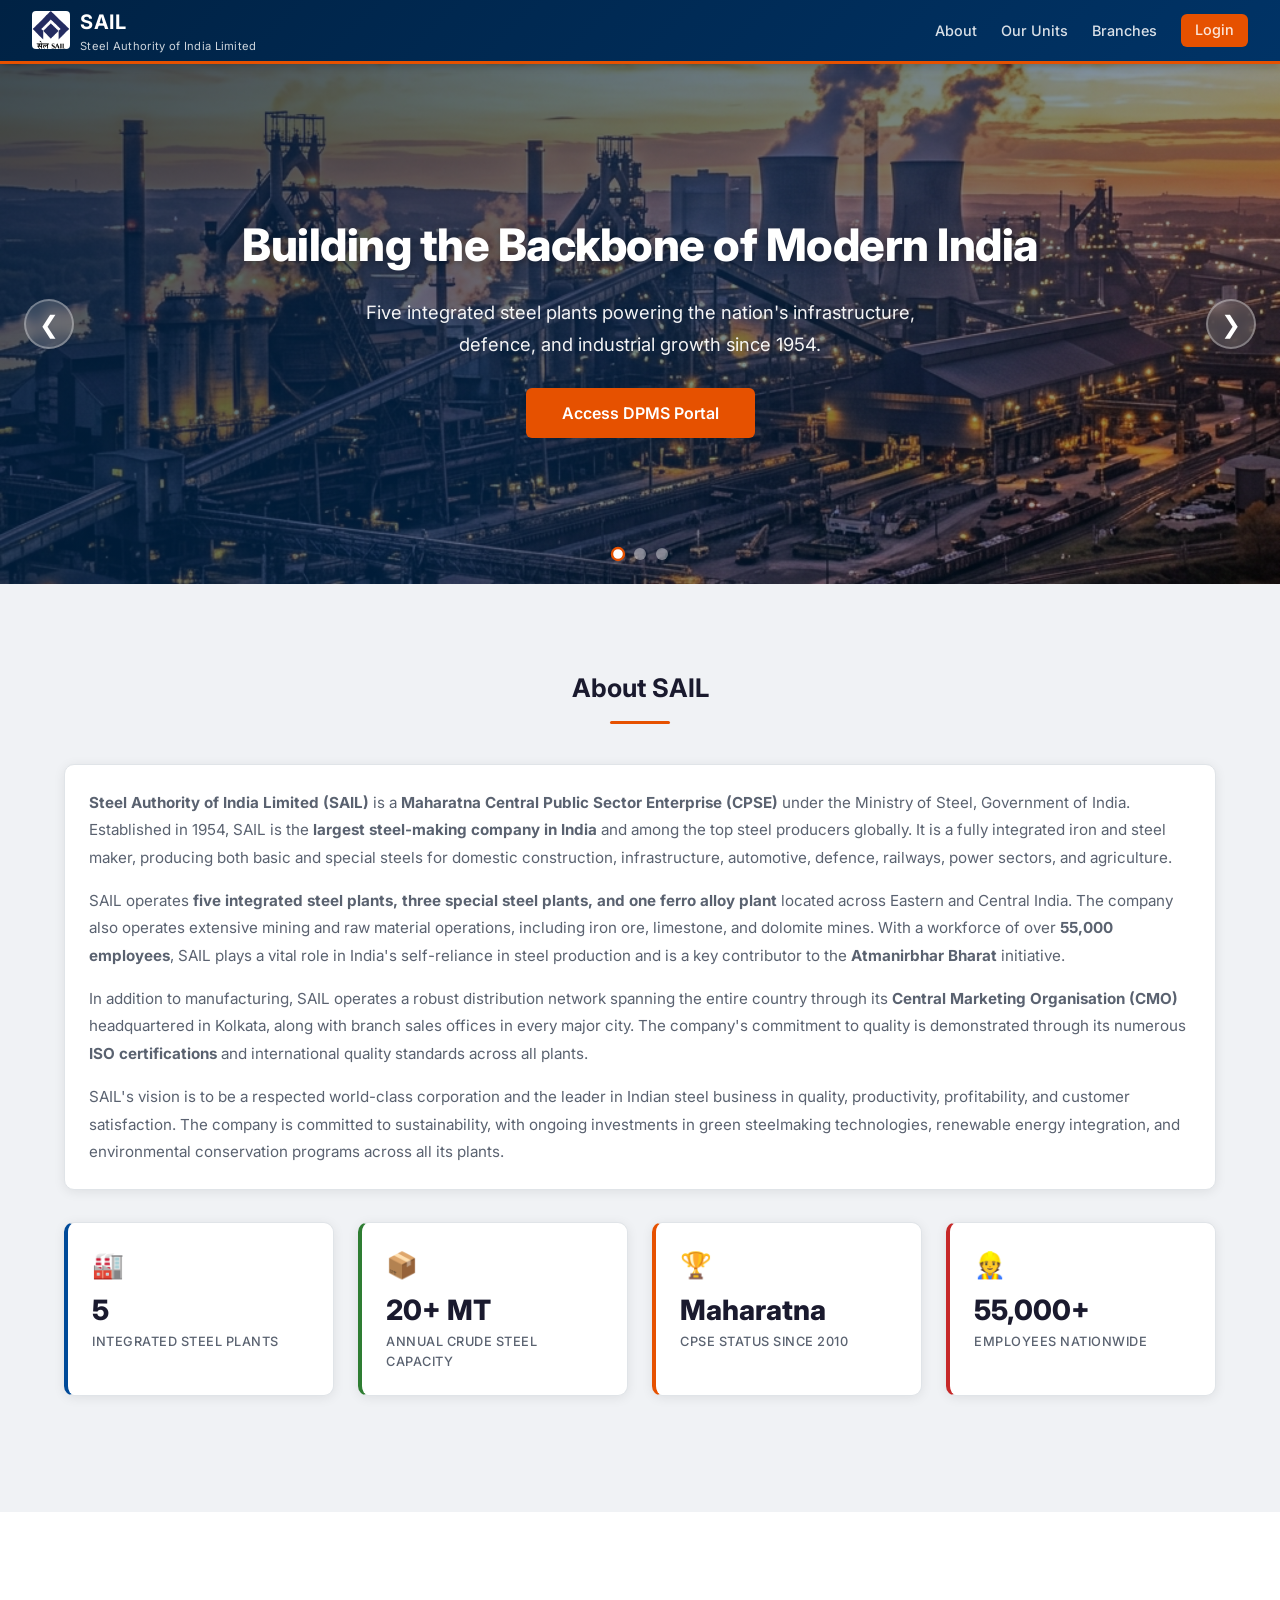
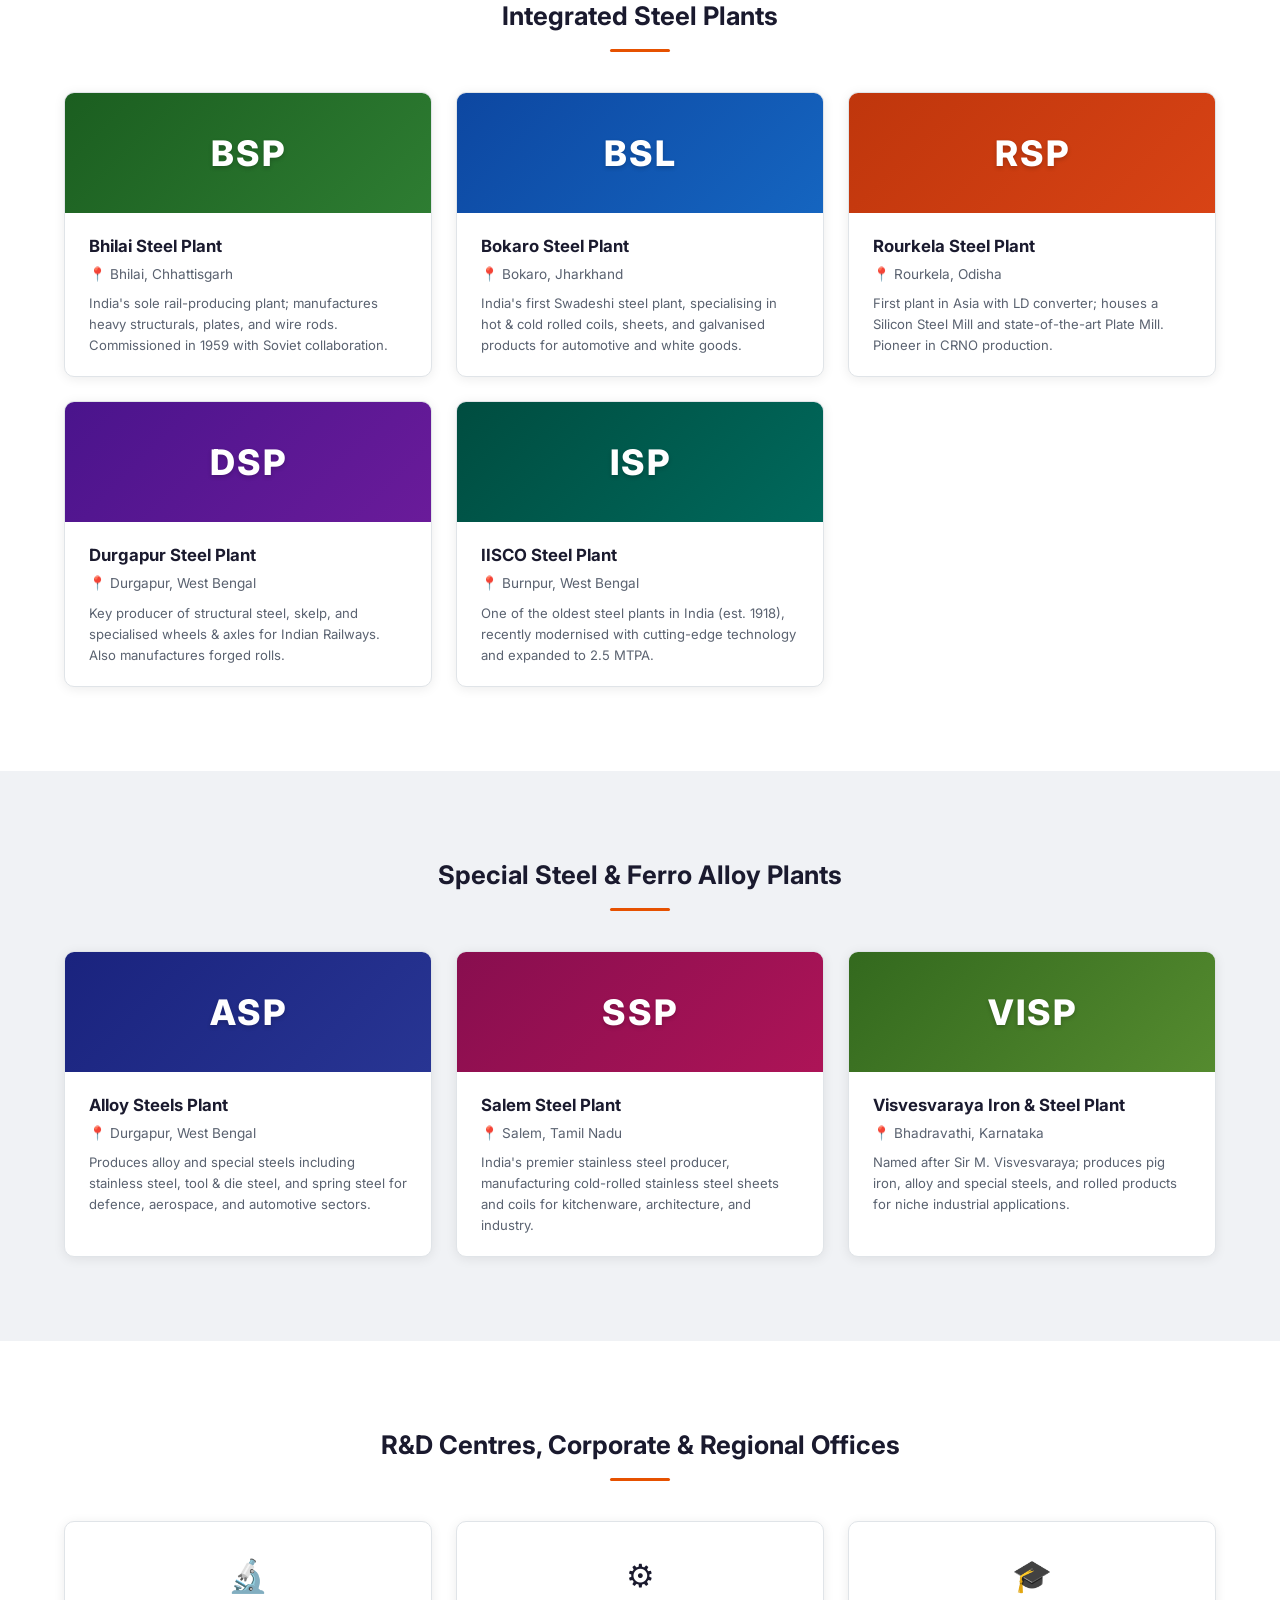
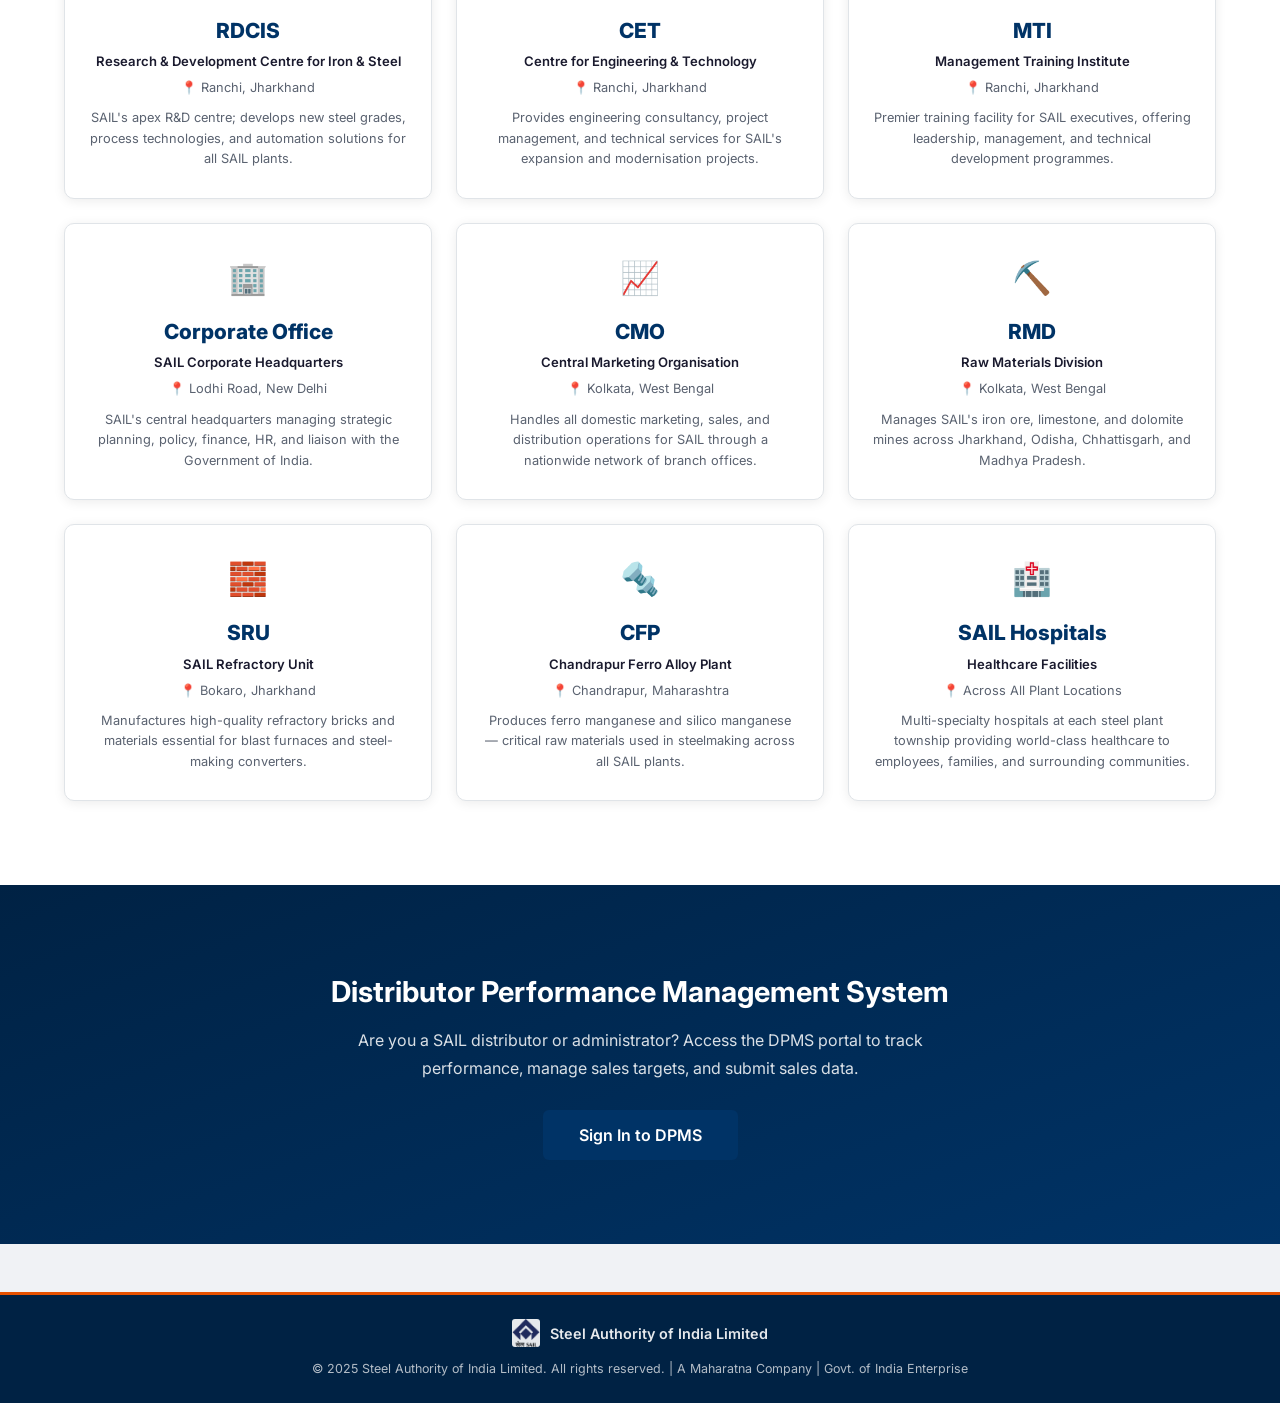
<file: src/main/resources/static/index.html>
<!DOCTYPE html>
<html lang="en">
<head>
  <meta charset="UTF-8">
  <meta name="viewport" content="width=device-width, initial-scale=1.0">
  <title>SAIL — Steel Authority of India Limited</title>
  <meta name="description" content="Steel Authority of India Limited (SAIL) — India's largest steel-making Maharatna CPSE. Distributor Performance Management System.">
  <link rel="stylesheet" href="css/style.css">
</head>
<body>

  <!-- ===== NAVBAR ===== -->
  <nav class="navbar">
    <a href="/1a2b3c" class="navbar-brand">
      <img src="images/sail-logo.png" alt="SAIL Logo" class="brand-logo">
      <div>
        <span>SAIL</span>
        <span class="brand-subtitle">Steel Authority of India Limited</span>
      </div>
    </a>
    <div class="navbar-nav">
      <a href="#about">About</a>
      <a href="#units">Our Units</a>
      <a href="#branches">Branches</a>
      <a href="/2b3c4d" class="btn btn-sm btn-accent">Login</a>
    </div>
  </nav>

  <!-- ===== IMAGE CAROUSEL ===== -->
  <section class="carousel-section" id="hero">
    <div class="carousel" id="main-carousel">
      <div class="carousel-track" id="carousel-track">
        <!-- Slide 1 -->
        <div class="carousel-slide active">
          <img src="images/slide-plant.png" alt="SAIL Steel Plant">
          <div class="carousel-overlay">
            <h1>Building the Backbone of Modern India</h1>
            <p>Five integrated steel plants powering the nation's infrastructure, defence, and industrial growth since 1954.</p>
            <a href="/2b3c4d" class="btn btn-accent btn-lg">Access DPMS Portal</a>
          </div>
        </div>
        <!-- Slide 2 -->
        <div class="carousel-slide">
          <img src="images/slide-molten.png" alt="Steel Manufacturing">
          <div class="carousel-overlay">
            <h1>World-Class Steel Manufacturing</h1>
            <p>Over 20 million tonnes of annual production capacity across a diverse range of steel products.</p>
            <a href="#units" class="btn btn-accent btn-lg">Explore Our Plants</a>
          </div>
        </div>
        <!-- Slide 3 -->
        <div class="carousel-slide">
          <img src="images/slide-products.png" alt="Steel Products">
          <div class="carousel-overlay">
            <h1>Products Driving Progress</h1>
            <p>From rails for Indian Railways to TMT bars for your homes — SAIL steel is everywhere.</p>
            <a href="#about" class="btn btn-accent btn-lg">Know More About SAIL</a>
          </div>
        </div>
      </div>
      <!-- Navigation Arrows -->
      <button class="carousel-btn carousel-btn-left" id="carousel-prev" aria-label="Previous slide">&#10094;</button>
      <button class="carousel-btn carousel-btn-right" id="carousel-next" aria-label="Next slide">&#10095;</button>
      <!-- Dots -->
      <div class="carousel-dots" id="carousel-dots">
        <span class="dot active" data-index="0"></span>
        <span class="dot" data-index="1"></span>
        <span class="dot" data-index="2"></span>
      </div>
    </div>
  </section>

  <!-- ===== ABOUT SAIL ===== -->
  <section class="about-section" id="about">
    <div class="container">
      <div class="section-title">About SAIL</div>

      <div class="card mb-4">
        <div class="card-body about-content">
          <p>
            <strong>Steel Authority of India Limited (SAIL)</strong> is a <strong>Maharatna Central Public Sector Enterprise (CPSE)</strong>
            under the Ministry of Steel, Government of India. Established in 1954, SAIL is the <strong>largest steel-making company in India</strong>
            and among the top steel producers globally. It is a fully integrated iron and steel maker, producing both basic and special steels
            for domestic construction, infrastructure, automotive, defence, railways, power sectors, and agriculture.
          </p>
          <p>
            SAIL operates <strong>five integrated steel plants, three special steel plants, and one ferro alloy plant</strong> located
            across Eastern and Central India. The company also operates extensive mining and raw material operations, including iron ore,
            limestone, and dolomite mines. With a workforce of over <strong>55,000 employees</strong>, SAIL plays a vital role in
            India's self-reliance in steel production and is a key contributor to the <strong>Atmanirbhar Bharat</strong> initiative.
          </p>
          <p>
            In addition to manufacturing, SAIL operates a robust distribution network spanning the entire country through its
            <strong>Central Marketing Organisation (CMO)</strong> headquartered in Kolkata, along with branch sales offices in
            every major city. The company's commitment to quality is demonstrated through its numerous <strong>ISO certifications</strong>
            and international quality standards across all plants.
          </p>
          <p>
            SAIL's vision is to be a respected world-class corporation and the leader in Indian steel business in quality, productivity,
            profitability, and customer satisfaction. The company is committed to sustainability, with ongoing investments in green steelmaking
            technologies, renewable energy integration, and environmental conservation programs across all its plants.
          </p>
        </div>
      </div>

      <!-- Key Stats -->
      <div class="grid-4 mb-4">
        <div class="metric-card border-blue">
          <div class="metric-icon">🏭</div>
          <div class="metric-value">5</div>
          <div class="metric-label">Integrated Steel Plants</div>
        </div>
        <div class="metric-card border-green">
          <div class="metric-icon">📦</div>
          <div class="metric-value">20+ MT</div>
          <div class="metric-label">Annual Crude Steel Capacity</div>
        </div>
        <div class="metric-card border-orange">
          <div class="metric-icon">🏆</div>
          <div class="metric-value">Maharatna</div>
          <div class="metric-label">CPSE Status Since 2010</div>
        </div>
        <div class="metric-card border-red">
          <div class="metric-icon">👷</div>
          <div class="metric-value">55,000+</div>
          <div class="metric-label">Employees Nationwide</div>
        </div>
      </div>
    </div>
  </section>

  <!-- ===== INTEGRATED STEEL PLANTS ===== -->
  <section class="section section-alt" id="units">
    <div class="container">
      <div class="section-title">Integrated Steel Plants</div>
      <div class="grid-3">

        <div class="unit-card">
          <div class="unit-header" style="background: linear-gradient(135deg, #1B5E20, #2E7D32);">BSP</div>
          <div class="unit-body">
            <div class="unit-name">Bhilai Steel Plant</div>
            <div class="unit-location">📍 Bhilai, Chhattisgarh</div>
            <div class="unit-desc">India's sole rail-producing plant; manufactures heavy structurals, plates, and wire rods. Commissioned in 1959 with Soviet collaboration.</div>
          </div>
        </div>

        <div class="unit-card">
          <div class="unit-header" style="background: linear-gradient(135deg, #0D47A1, #1565C0);">BSL</div>
          <div class="unit-body">
            <div class="unit-name">Bokaro Steel Plant</div>
            <div class="unit-location">📍 Bokaro, Jharkhand</div>
            <div class="unit-desc">India's first Swadeshi steel plant, specialising in hot & cold rolled coils, sheets, and galvanised products for automotive and white goods.</div>
          </div>
        </div>

        <div class="unit-card">
          <div class="unit-header" style="background: linear-gradient(135deg, #BF360C, #D84315);">RSP</div>
          <div class="unit-body">
            <div class="unit-name">Rourkela Steel Plant</div>
            <div class="unit-location">📍 Rourkela, Odisha</div>
            <div class="unit-desc">First plant in Asia with LD converter; houses a Silicon Steel Mill and state-of-the-art Plate Mill. Pioneer in CRNO production.</div>
          </div>
        </div>

        <div class="unit-card">
          <div class="unit-header" style="background: linear-gradient(135deg, #4A148C, #6A1B9A);">DSP</div>
          <div class="unit-body">
            <div class="unit-name">Durgapur Steel Plant</div>
            <div class="unit-location">📍 Durgapur, West Bengal</div>
            <div class="unit-desc">Key producer of structural steel, skelp, and specialised wheels & axles for Indian Railways. Also manufactures forged rolls.</div>
          </div>
        </div>

        <div class="unit-card">
          <div class="unit-header" style="background: linear-gradient(135deg, #004D40, #00695C);">ISP</div>
          <div class="unit-body">
            <div class="unit-name">IISCO Steel Plant</div>
            <div class="unit-location">📍 Burnpur, West Bengal</div>
            <div class="unit-desc">One of the oldest steel plants in India (est. 1918), recently modernised with cutting-edge technology and expanded to 2.5 MTPA.</div>
          </div>
        </div>

      </div>
    </div>
  </section>

  <!-- ===== SPECIAL STEEL PLANTS ===== -->
  <section class="section" id="special-plants">
    <div class="container">
      <div class="section-title">Special Steel & Ferro Alloy Plants</div>
      <div class="grid-3">

        <div class="unit-card">
          <div class="unit-header" style="background: linear-gradient(135deg, #1A237E, #283593);">ASP</div>
          <div class="unit-body">
            <div class="unit-name">Alloy Steels Plant</div>
            <div class="unit-location">📍 Durgapur, West Bengal</div>
            <div class="unit-desc">Produces alloy and special steels including stainless steel, tool & die steel, and spring steel for defence, aerospace, and automotive sectors.</div>
          </div>
        </div>

        <div class="unit-card">
          <div class="unit-header" style="background: linear-gradient(135deg, #880E4F, #AD1457);">SSP</div>
          <div class="unit-body">
            <div class="unit-name">Salem Steel Plant</div>
            <div class="unit-location">📍 Salem, Tamil Nadu</div>
            <div class="unit-desc">India's premier stainless steel producer, manufacturing cold-rolled stainless steel sheets and coils for kitchenware, architecture, and industry.</div>
          </div>
        </div>

        <div class="unit-card">
          <div class="unit-header" style="background: linear-gradient(135deg, #33691E, #558B2F);">VISP</div>
          <div class="unit-body">
            <div class="unit-name">Visvesvaraya Iron & Steel Plant</div>
            <div class="unit-location">📍 Bhadravathi, Karnataka</div>
            <div class="unit-desc">Named after Sir M. Visvesvaraya; produces pig iron, alloy and special steels, and rolled products for niche industrial applications.</div>
          </div>
        </div>

      </div>
    </div>
  </section>

  <!-- ===== R&D, TRAINING & CORPORATE BRANCHES ===== -->
  <section class="section section-alt" id="branches">
    <div class="container">
      <div class="section-title">R&D Centres, Corporate & Regional Offices</div>
      <div class="grid-3">

        <div class="branch-card">
          <div class="branch-icon">🔬</div>
          <div class="branch-name">RDCIS</div>
          <div class="branch-full">Research & Development Centre for Iron & Steel</div>
          <div class="branch-location">📍 Ranchi, Jharkhand</div>
          <div class="branch-desc">SAIL's apex R&D centre; develops new steel grades, process technologies, and automation solutions for all SAIL plants.</div>
        </div>

        <div class="branch-card">
          <div class="branch-icon">⚙</div>
          <div class="branch-name">CET</div>
          <div class="branch-full">Centre for Engineering & Technology</div>
          <div class="branch-location">📍 Ranchi, Jharkhand</div>
          <div class="branch-desc">Provides engineering consultancy, project management, and technical services for SAIL's expansion and modernisation projects.</div>
        </div>

        <div class="branch-card">
          <div class="branch-icon">🎓</div>
          <div class="branch-name">MTI</div>
          <div class="branch-full">Management Training Institute</div>
          <div class="branch-location">📍 Ranchi, Jharkhand</div>
          <div class="branch-desc">Premier training facility for SAIL executives, offering leadership, management, and technical development programmes.</div>
        </div>

        <div class="branch-card">
          <div class="branch-icon">🏢</div>
          <div class="branch-name">Corporate Office</div>
          <div class="branch-full">SAIL Corporate Headquarters</div>
          <div class="branch-location">📍 Lodhi Road, New Delhi</div>
          <div class="branch-desc">SAIL's central headquarters managing strategic planning, policy, finance, HR, and liaison with the Government of India.</div>
        </div>

        <div class="branch-card">
          <div class="branch-icon">📈</div>
          <div class="branch-name">CMO</div>
          <div class="branch-full">Central Marketing Organisation</div>
          <div class="branch-location">📍 Kolkata, West Bengal</div>
          <div class="branch-desc">Handles all domestic marketing, sales, and distribution operations for SAIL through a nationwide network of branch offices.</div>
        </div>

        <div class="branch-card">
          <div class="branch-icon">⛏️</div>
          <div class="branch-name">RMD</div>
          <div class="branch-full">Raw Materials Division</div>
          <div class="branch-location">📍 Kolkata, West Bengal</div>
          <div class="branch-desc">Manages SAIL's iron ore, limestone, and dolomite mines across Jharkhand, Odisha, Chhattisgarh, and Madhya Pradesh.</div>
        </div>

        <div class="branch-card">
          <div class="branch-icon">🧱</div>
          <div class="branch-name">SRU</div>
          <div class="branch-full">SAIL Refractory Unit</div>
          <div class="branch-location">📍 Bokaro, Jharkhand</div>
          <div class="branch-desc">Manufactures high-quality refractory bricks and materials essential for blast furnaces and steel-making converters.</div>
        </div>

        <div class="branch-card">
          <div class="branch-icon">🔩</div>
          <div class="branch-name">CFP</div>
          <div class="branch-full">Chandrapur Ferro Alloy Plant</div>
          <div class="branch-location">📍 Chandrapur, Maharashtra</div>
          <div class="branch-desc">Produces ferro manganese and silico manganese — critical raw materials used in steelmaking across all SAIL plants.</div>
        </div>

        <div class="branch-card">
          <div class="branch-icon">🏥</div>
          <div class="branch-name">SAIL Hospitals</div>
          <div class="branch-full">Healthcare Facilities</div>
          <div class="branch-location">📍 Across All Plant Locations</div>
          <div class="branch-desc">Multi-specialty hospitals at each steel plant township providing world-class healthcare to employees, families, and surrounding communities.</div>
        </div>

      </div>
    </div>
  </section>

  <!-- ===== CTA SECTION ===== -->
  <section class="cta-section">
    <div class="container" style="text-align: center;">
      <h2>Distributor Performance Management System</h2>
      <p>Are you a SAIL distributor or administrator? Access the DPMS portal to track performance, manage sales targets, and submit sales data.</p>
      <a href="login.html" class="btn btn-primary btn-lg">Sign In to DPMS</a>
    </div>
  </section>

  <!-- ===== FOOTER ===== -->
  <footer class="footer">
    <div class="footer-content">
      <div class="footer-brand">
        <img src="images/sail-logo.png" alt="SAIL" class="footer-logo">
        <span>Steel Authority of India Limited</span>
      </div>
      <div class="footer-text">
        © 2025 Steel Authority of India Limited. All rights reserved. | A Maharatna Company | Govt. of India Enterprise
      </div>
    </div>
  </footer>

  <script src="js/app.js?v=5"></script>
</body>
</html>
</file>
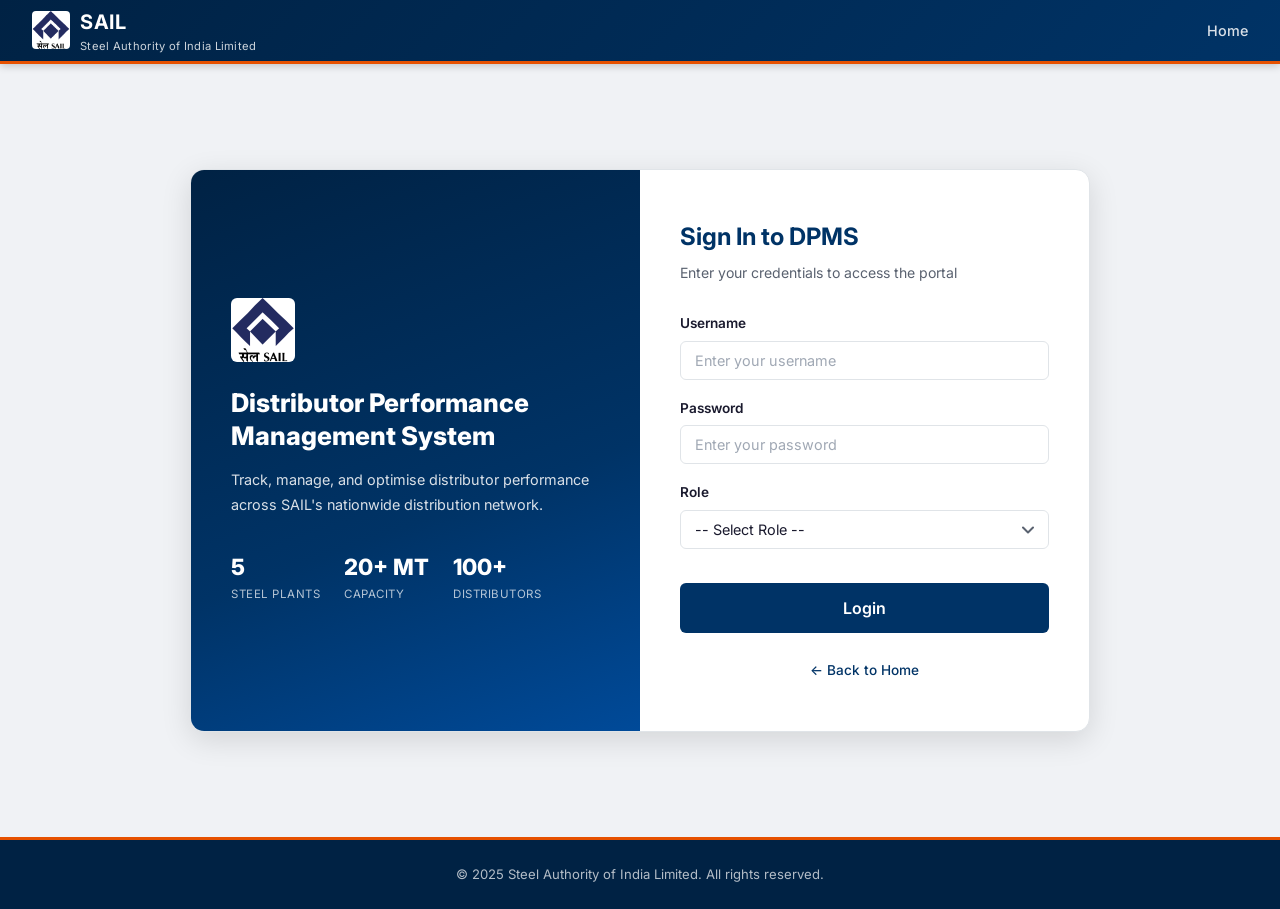
<file: src/main/resources/static/login.html>
<!DOCTYPE html>
<html lang="en">
<head>
  <meta charset="UTF-8">
  <meta name="viewport" content="width=device-width, initial-scale=1.0">
  <title>Login — SAIL DPMS</title>
  <meta name="description" content="Sign in to the SAIL Distributor Performance Management System.">
  <link rel="stylesheet" href="css/style.css">
</head>
<body class="login-page-body">

  <!-- ===== NAVBAR ===== -->
  <nav class="navbar">
    <a href="index.html" class="navbar-brand">
      <img src="images/sail-logo.png" alt="SAIL Logo" class="brand-logo">
      <div>
        <span>SAIL</span>
        <span class="brand-subtitle">Steel Authority of India Limited</span>
      </div>
    </a>
    <div class="navbar-nav">
      <a href="index.html">Home</a>
    </div>
  </nav>

  <!-- ===== LOGIN SECTION ===== -->
  <main class="login-page">
    <div class="login-wrapper">

      <!-- Left side — branding -->
      <div class="login-branding">
        <img src="images/sail-logo.png" alt="SAIL" class="login-branding-logo">
        <h1>Distributor Performance<br>Management System</h1>
        <p>Track, manage, and optimise distributor performance across SAIL's nationwide distribution network.</p>
        <div class="login-branding-stats">
          <div class="login-stat">
            <span class="login-stat-value">5</span>
            <span class="login-stat-label">Steel Plants</span>
          </div>
          <div class="login-stat">
            <span class="login-stat-value">20+ MT</span>
            <span class="login-stat-label">Capacity</span>
          </div>
          <div class="login-stat">
            <span class="login-stat-value">100+</span>
            <span class="login-stat-label">Distributors</span>
          </div>
        </div>
      </div>

      <!-- Right side — form -->
      <div class="login-card">
        <h2>Sign In to DPMS</h2>
        <p class="login-subtitle">Enter your credentials to access the portal</p>

        <div id="login-error" class="alert alert-error">
          <span id="login-error-msg"></span>
        </div>

        <div id="login-success" class="alert alert-success">
          <span id="login-success-msg"></span>
        </div>

        <form id="login-form" autocomplete="off">
          <div class="form-group">
            <label class="form-label" for="username">Username</label>
            <input type="text" id="username" class="form-input" placeholder="Enter your username" required>
          </div>

          <div class="form-group">
            <label class="form-label" for="password">Password</label>
            <input type="password" id="password" class="form-input" placeholder="Enter your password" required>
          </div>

          <div class="form-group">
            <label class="form-label" for="role">Role</label>
            <select id="role" class="form-select" required>
              <option value="">-- Select Role --</option>
              <option value="SAIL Admin">SAIL Admin</option>
              <option value="Distributor">Distributor</option>
            </select>
          </div>

          <button type="submit" class="btn btn-primary btn-block btn-lg mt-2">Login</button>
        </form>

        <div class="login-footer-note">
          <a href="index.html">← Back to Home</a>
        </div>
      </div>

    </div>
  </main>

  <!-- ===== FOOTER ===== -->
  <footer class="footer" style="margin-top: 0;">
    © 2025 Steel Authority of India Limited. All rights reserved.
  </footer>

  <script src="js/app.js"></script>
</body>
</html>
</file>
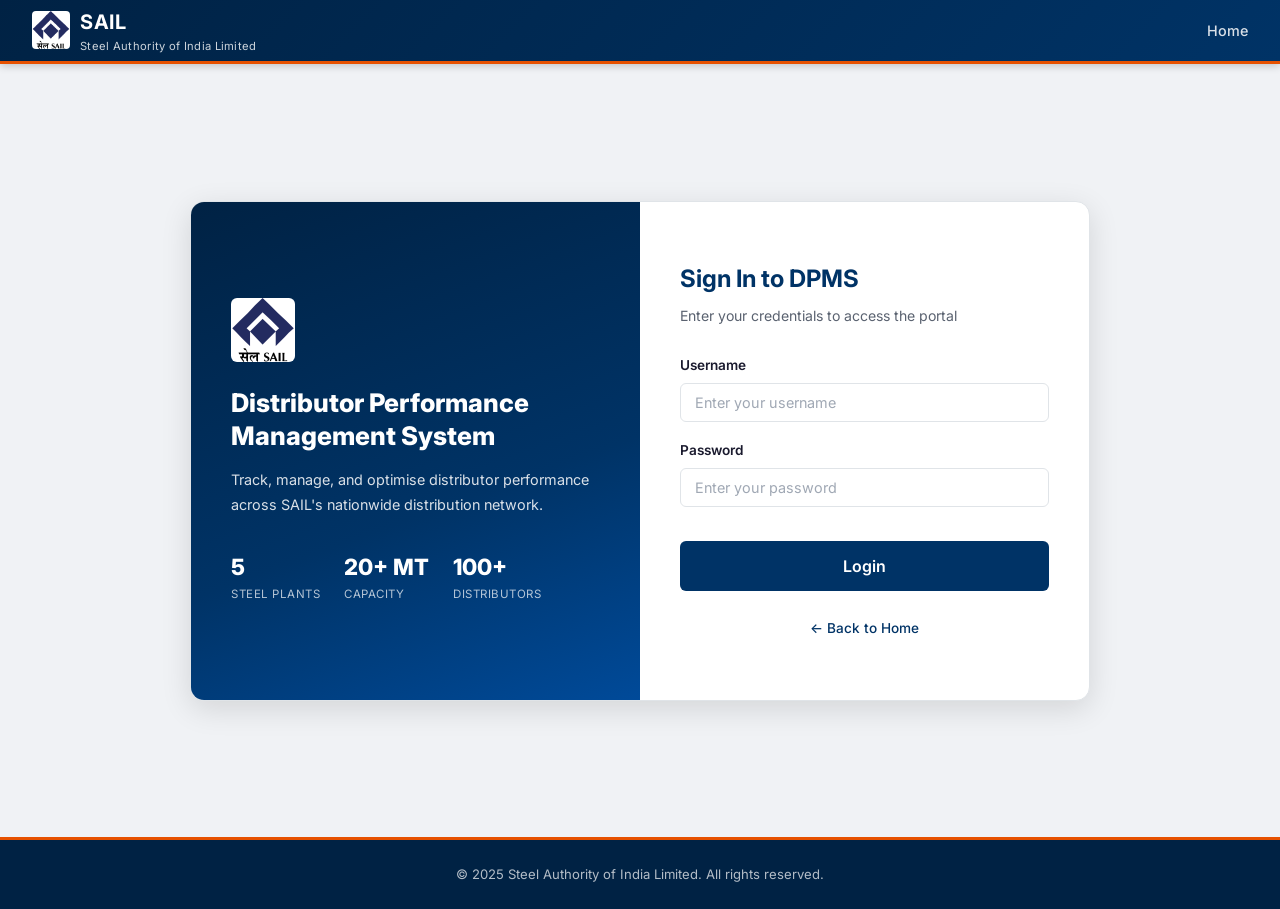
<file: src/main/resources/static/signin.html>
<!DOCTYPE html>
<html lang="en">
<head>
  <meta charset="UTF-8">
  <meta name="viewport" content="width=device-width, initial-scale=1.0">
  <title>Login — SAIL DPMS</title>
  <meta name="description" content="Sign in to the SAIL Distributor Performance Management System.">
  <link rel="stylesheet" href="css/style.css">
</head>
<body class="login-page-body">

  <!-- ===== NAVBAR ===== -->
  <nav class="navbar">
    <a href="/1a2b3c" class="navbar-brand">
      <img src="images/sail-logo.png" alt="SAIL Logo" class="brand-logo">
      <div>
        <span>SAIL</span>
        <span class="brand-subtitle">Steel Authority of India Limited</span>
      </div>
    </a>
    <div class="navbar-nav">
      <a href="/1a2b3c">Home</a>
    </div>
  </nav>

  <!-- ===== LOGIN SECTION ===== -->
  <main class="login-page">
    <div class="login-wrapper">

      <!-- Left side — branding -->
      <div class="login-branding">
        <img src="images/sail-logo.png" alt="SAIL" class="login-branding-logo">
        <h1>Distributor Performance<br>Management System</h1>
        <p>Track, manage, and optimise distributor performance across SAIL's nationwide distribution network.</p>
        <div class="login-branding-stats">
          <div class="login-stat">
            <span class="login-stat-value">5</span>
            <span class="login-stat-label">Steel Plants</span>
          </div>
          <div class="login-stat">
            <span class="login-stat-value">20+ MT</span>
            <span class="login-stat-label">Capacity</span>
          </div>
          <div class="login-stat">
            <span class="login-stat-value">100+</span>
            <span class="login-stat-label">Distributors</span>
          </div>
        </div>
      </div>

      <!-- Right side — form -->
      <div class="login-card">
        <h2>Sign In to DPMS</h2>
        <p class="login-subtitle">Enter your credentials to access the portal</p>

        <div id="login-error" class="alert alert-error">
          <span id="login-error-msg"></span>
        </div>

        <form id="login-form" autocomplete="off">
          <div class="form-group">
            <label class="form-label" for="username">Username</label>
            <input type="text" id="username" class="form-input" placeholder="Enter your username" required>
          </div>

          <div class="form-group">
            <label class="form-label" for="password">Password</label>
            <input type="password" id="password" class="form-input" placeholder="Enter your password" required>
          </div>



          <button type="button" class="btn btn-primary btn-block btn-lg mt-2" onclick="handleLoginClick()">Login</button>
        </form>

        <div class="login-footer-note">
          <a href="/1a2b3c">← Back to Home</a>
        </div>
      </div>

    </div>
  </main>

  <!-- ===== FOOTER ===== -->
  <footer class="footer" style="margin-top: 0;">
    © 2025 Steel Authority of India Limited. All rights reserved.
  </footer>

  <script src="js/app.js?v=5"></script>
</body>
</html>
</file>
<file: src/main/resources/static/css/style.css>
/* ===================================================
   SAIL DPMS — Design System Stylesheet
   Steel Authority of India Limited
   Distributor Performance Management System
   =================================================== */

@import url('https://fonts.googleapis.com/css2?family=Inter:wght@300;400;500;600;700;800&display=swap');

/* ----- CSS Custom Properties ----- */
:root {
  --primary: #003366;
  --primary-light: #004a99;
  --primary-dark: #002244;
  --accent: #E65100;
  --accent-light: #FF6D00;
  --surface: #FFFFFF;
  --background: #F0F2F5;
  --text-primary: #1A1A2E;
  --text-secondary: #5A6270;
  --border: #E0E4E8;
  --success: #2E7D32;
  --warning: #F57F17;
  --danger: #C62828;
  --shadow: 0 2px 12px rgba(0, 0, 0, 0.08);
  --shadow-lg: 0 8px 30px rgba(0, 0, 0, 0.12);
  --shadow-hover: 0 6px 20px rgba(0, 0, 0, 0.12);
  --radius: 10px;
  --radius-sm: 6px;
  --radius-lg: 14px;
  --font: 'Inter', sans-serif;
  --transition: 0.25s ease;
  --gap: 24px;
  --padding-card: 24px;
}

/* ----- Reset & Base ----- */
*,
*::before,
*::after {
  margin: 0;
  padding: 0;
  box-sizing: border-box;
}

html {
  scroll-behavior: smooth;
  font-size: 16px;
}

body {
  font-family: var(--font);
  color: var(--text-primary);
  background: var(--background);
  line-height: 1.6;
  -webkit-font-smoothing: antialiased;
  -moz-osx-font-smoothing: grayscale;
  min-height: 100vh;
}

a {
  text-decoration: none;
  color: inherit;
  transition: color var(--transition);
}

ul, ol {
  list-style: none;
}

img {
  max-width: 100%;
  display: block;
}

input, select, textarea, button {
  font-family: var(--font);
  font-size: 0.95rem;
}

/* ----- Container ----- */
.container {
  max-width: 1200px;
  margin: 0 auto;
  padding: 24px;
}

/* =====================================================
   NAVBAR
   ===================================================== */
.navbar {
  background: var(--primary-dark);
  background-image: linear-gradient(135deg, var(--primary-dark) 0%, var(--primary) 100%);
  color: #fff;
  height: 64px;
  display: flex;
  align-items: center;
  padding: 0 32px;
  position: sticky;
  top: 0;
  z-index: 1000;
  box-shadow: 0 2px 8px rgba(0, 0, 0, 0.2);
  border-bottom: 3px solid var(--accent);
}

.navbar-brand {
  display: flex;
  align-items: center;
  gap: 10px;
  font-weight: 700;
  font-size: 1.25rem;
  letter-spacing: 0.5px;
  white-space: nowrap;
  color: #fff;
}

.navbar-brand:hover {
  color: #fff;
}

.navbar-brand .brand-logo {
  height: 38px;
  width: auto;
  border-radius: 4px;
  object-fit: contain;
}

.navbar-brand .brand-subtitle {
  font-size: 0.7rem;
  font-weight: 400;
  opacity: 0.8;
  display: block;
  letter-spacing: 0.3px;
}

.navbar-nav {
  display: flex;
  align-items: center;
  gap: 24px;
  margin-left: auto;
}

.navbar-nav a,
.navbar-nav span {
  color: rgba(255, 255, 255, 0.85);
  font-size: 0.9rem;
  font-weight: 500;
  transition: color var(--transition);
  cursor: pointer;
}

/* =====================================================
   SIDEBAR & MAIN CONTENT LAYOUT
   ===================================================== */
.app-container {
  display: flex;
  min-height: calc(100vh - 70px);
  background-color: var(--background);
}

.sidebar {
  width: 260px;
  background-color: #fff;
  border-right: 1px solid var(--border);
  display: flex;
  flex-direction: column;
  padding: 24px 0;
  box-shadow: 2px 0 8px rgba(0,0,0,0.02);
  flex-shrink: 0;
}

.sidebar-nav {
  display: flex;
  flex-direction: column;
  gap: 8px;
  padding: 0 16px;
}

.sidebar-nav a {
  display: flex;
  align-items: center;
  padding: 12px 16px;
  color: var(--text-secondary);
  text-decoration: none;
  font-weight: 500;
  border-radius: var(--radius-sm);
  transition: all var(--transition);
}

.sidebar-nav a:hover {
  background-color: var(--surface);
  color: var(--primary);
}

.sidebar-nav a.active {
  background-color: var(--primary-light);
  color: #fff;
}

.main-content {
  flex: 1;
  padding: 32px;
  overflow-y: auto;
}

.view-section {
  display: none;
  animation: fadeIn 0.4s ease forwards;
}

.view-section.active {
  display: block;
}

@keyframes fadeIn {
  from { opacity: 0; transform: translateY(10px); }
  to { opacity: 1; transform: translateY(0); }
}

.navbar-nav a:hover {
  color: #fff;
}

.navbar-nav .nav-user {
  color: rgba(255, 255, 255, 0.7);
  font-size: 0.85rem;
  font-weight: 400;
}

/* =====================================================
   IMAGE CAROUSEL
   ===================================================== */
.carousel-section {
  position: relative;
  width: 100%;
  overflow: hidden;
}

.carousel {
  position: relative;
  width: 100%;
  height: 520px;
  overflow: hidden;
}

.carousel-track {
  display: flex;
  width: 100%;
  height: 100%;
  transition: transform 0.6s cubic-bezier(0.25, 0.46, 0.45, 0.94);
}

.carousel-slide {
  position: relative;
  min-width: 100%;
  height: 100%;
  flex-shrink: 0;
}

.carousel-slide img {
  width: 100%;
  height: 100%;
  object-fit: cover;
}

.carousel-overlay {
  position: absolute;
  top: 0;
  left: 0;
  right: 0;
  bottom: 0;
  background: linear-gradient(135deg, rgba(0, 34, 68, 0.75) 0%, rgba(0, 51, 102, 0.55) 50%, rgba(0, 0, 0, 0.3) 100%);
  display: flex;
  flex-direction: column;
  justify-content: center;
  align-items: center;
  text-align: center;
  padding: 40px;
  color: #fff;
}

.carousel-overlay h1 {
  font-size: 2.8rem;
  font-weight: 800;
  margin-bottom: 16px;
  letter-spacing: -0.5px;
  text-shadow: 0 2px 8px rgba(0, 0, 0, 0.3);
  max-width: 800px;
}

.carousel-overlay p {
  font-size: 1.15rem;
  font-weight: 400;
  opacity: 0.95;
  max-width: 600px;
  margin-bottom: 28px;
  line-height: 1.7;
}

/* Carousel Buttons */
.carousel-btn {
  position: absolute;
  top: 50%;
  transform: translateY(-50%);
  background: rgba(255, 255, 255, 0.15);
  backdrop-filter: blur(6px);
  border: 2px solid rgba(255, 255, 255, 0.3);
  color: #fff;
  font-size: 1.5rem;
  width: 50px;
  height: 50px;
  border-radius: 50%;
  cursor: pointer;
  transition: all var(--transition);
  display: flex;
  align-items: center;
  justify-content: center;
  z-index: 10;
}

.carousel-btn:hover {
  background: rgba(255, 255, 255, 0.3);
  border-color: rgba(255, 255, 255, 0.5);
  transform: translateY(-50%) scale(1.1);
}

.carousel-btn-left {
  left: 24px;
}

.carousel-btn-right {
  right: 24px;
}

/* Carousel Dots */
.carousel-dots {
  position: absolute;
  bottom: 24px;
  left: 50%;
  transform: translateX(-50%);
  display: flex;
  gap: 10px;
  z-index: 10;
}

.carousel-dots .dot {
  width: 12px;
  height: 12px;
  border-radius: 50%;
  background: rgba(255, 255, 255, 0.4);
  cursor: pointer;
  transition: all var(--transition);
  border: 2px solid transparent;
}

.carousel-dots .dot.active {
  background: #fff;
  transform: scale(1.2);
  border-color: var(--accent);
}

.carousel-dots .dot:hover {
  background: rgba(255, 255, 255, 0.8);
}

/* =====================================================
   CARD
   ===================================================== */
.card {
  background: var(--surface);
  border-radius: var(--radius);
  box-shadow: var(--shadow);
  border: 1px solid var(--border);
  transition: box-shadow var(--transition), transform var(--transition);
  overflow: hidden;
}

.card:hover {
  box-shadow: var(--shadow-hover);
}

.card-header {
  padding: 20px var(--padding-card);
  border-bottom: 1px solid var(--border);
  font-weight: 600;
  font-size: 1.05rem;
  color: var(--text-primary);
  display: flex;
  align-items: center;
  gap: 10px;
}

.card-body {
  padding: var(--padding-card);
}

/* =====================================================
   GRID UTILITIES
   ===================================================== */
.grid-2 {
  display: grid;
  grid-template-columns: repeat(2, 1fr);
  gap: var(--gap);
}

.grid-3 {
  display: grid;
  grid-template-columns: repeat(3, 1fr);
  gap: var(--gap);
}

.grid-4 {
  display: grid;
  grid-template-columns: repeat(4, 1fr);
  gap: var(--gap);
}

/* =====================================================
   METRIC CARD
   ===================================================== */
.metric-card {
  background: var(--surface);
  border-radius: var(--radius);
  box-shadow: var(--shadow);
  border: 1px solid var(--border);
  border-left: 4px solid var(--primary);
  padding: 22px 24px;
  transition: box-shadow var(--transition), transform var(--transition);
}

.metric-card:hover {
  box-shadow: var(--shadow-hover);
  transform: translateY(-2px);
}

.metric-card.border-blue { border-left-color: var(--primary-light); }
.metric-card.border-green { border-left-color: var(--success); }
.metric-card.border-orange { border-left-color: var(--accent); }
.metric-card.border-red { border-left-color: var(--danger); }

.metric-card .metric-icon {
  font-size: 1.6rem;
  margin-bottom: 8px;
}

.metric-card .metric-value {
  font-size: 1.75rem;
  font-weight: 800;
  color: var(--text-primary);
  line-height: 1.2;
  margin-bottom: 4px;
}

.metric-card .metric-label {
  font-size: 0.8rem;
  font-weight: 500;
  color: var(--text-secondary);
  text-transform: uppercase;
  letter-spacing: 0.5px;
}

/* =====================================================
   UNIT CARD (Steel Plants)
   ===================================================== */
.unit-card {
  background: var(--surface);
  border-radius: var(--radius);
  box-shadow: var(--shadow);
  border: 1px solid var(--border);
  overflow: hidden;
  transition: box-shadow var(--transition), transform var(--transition);
}

.unit-card:hover {
  box-shadow: var(--shadow-hover);
  transform: translateY(-4px);
}

.unit-card .unit-header {
  height: 120px;
  display: flex;
  align-items: center;
  justify-content: center;
  color: #fff;
  font-size: 2.2rem;
  font-weight: 800;
  letter-spacing: 2px;
  text-shadow: 0 2px 4px rgba(0, 0, 0, 0.2);
}

.unit-card .unit-body {
  padding: 20px 24px;
}

.unit-card .unit-name {
  font-size: 1.05rem;
  font-weight: 700;
  color: var(--text-primary);
  margin-bottom: 4px;
}

.unit-card .unit-location {
  font-size: 0.85rem;
  color: var(--text-secondary);
  margin-bottom: 8px;
}

.unit-card .unit-desc {
  font-size: 0.82rem;
  color: var(--text-secondary);
  line-height: 1.6;
}

/* =====================================================
   BRANCH CARD (R&D, Corporate offices)
   ===================================================== */
.branch-card {
  background: var(--surface);
  border-radius: var(--radius);
  box-shadow: var(--shadow);
  border: 1px solid var(--border);
  padding: 28px 24px;
  transition: box-shadow var(--transition), transform var(--transition);
  text-align: center;
}

.branch-card:hover {
  box-shadow: var(--shadow-hover);
  transform: translateY(-3px);
}

.branch-card .branch-icon {
  font-size: 2rem;
  margin-bottom: 12px;
}

.branch-card .branch-name {
  font-size: 1.3rem;
  font-weight: 800;
  color: var(--primary);
  margin-bottom: 4px;
}

.branch-card .branch-full {
  font-size: 0.82rem;
  font-weight: 600;
  color: var(--text-primary);
  margin-bottom: 6px;
}

.branch-card .branch-location {
  font-size: 0.8rem;
  color: var(--text-secondary);
  margin-bottom: 10px;
}

.branch-card .branch-desc {
  font-size: 0.8rem;
  color: var(--text-secondary);
  line-height: 1.6;
}

/* =====================================================
   BUTTONS
   ===================================================== */
.btn {
  display: inline-flex;
  align-items: center;
  justify-content: center;
  gap: 8px;
  padding: 10px 24px;
  font-size: 0.9rem;
  font-weight: 600;
  border: none;
  border-radius: var(--radius-sm);
  cursor: pointer;
  transition: all var(--transition);
  white-space: nowrap;
  line-height: 1.4;
}

.btn:active {
  transform: scale(0.97);
}

.btn-primary {
  background: var(--primary);
  color: #fff;
}

.btn-primary:hover {
  background: var(--primary-light);
  box-shadow: 0 4px 12px rgba(0, 51, 102, 0.3);
}

.btn-accent {
  background: var(--accent);
  color: #fff;
}

.btn-accent:hover {
  background: var(--accent-light);
  box-shadow: 0 4px 12px rgba(230, 81, 0, 0.3);
}

.btn-secondary {
  background: transparent;
  color: var(--primary);
  border: 2px solid var(--primary);
}

.btn-secondary:hover {
  background: var(--primary);
  color: #fff;
}

.btn-danger {
  background: var(--danger);
  color: #fff;
}

.btn-danger:hover {
  background: #B71C1C;
  box-shadow: 0 4px 12px rgba(198, 40, 40, 0.3);
}

.btn-sm {
  padding: 6px 14px;
  font-size: 0.8rem;
}

.btn-lg {
  padding: 14px 36px;
  font-size: 1rem;
}

.btn-block {
  width: 100%;
}

/* =====================================================
   FORMS
   ===================================================== */
.form-group {
  margin-bottom: 18px;
}

.form-label {
  display: block;
  margin-bottom: 6px;
  font-size: 0.85rem;
  font-weight: 600;
  color: var(--text-primary);
}

.form-input,
.form-select {
  width: 100%;
  padding: 10px 14px;
  font-size: 0.9rem;
  border: 1.5px solid var(--border);
  border-radius: var(--radius-sm);
  background: var(--surface);
  color: var(--text-primary);
  transition: border-color var(--transition), box-shadow var(--transition);
  outline: none;
}

.form-input:focus,
.form-select:focus {
  border-color: var(--primary-light);
  box-shadow: 0 0 0 3px rgba(0, 74, 153, 0.12);
}

.form-input::placeholder {
  color: #A0A8B4;
}

textarea.form-input {
  resize: vertical;
  min-height: 80px;
}

.form-select {
  appearance: none;
  background-image: url("data:image/svg+xml,%3Csvg width='12' height='8' viewBox='0 0 12 8' fill='none' xmlns='http://www.w3.org/2000/svg'%3E%3Cpath d='M1 1.5L6 6.5L11 1.5' stroke='%235A6270' stroke-width='2' stroke-linecap='round' stroke-linejoin='round'/%3E%3C/svg%3E");
  background-repeat: no-repeat;
  background-position: right 14px center;
  padding-right: 40px;
}

/* =====================================================
   DATA TABLE
   ===================================================== */
.table-wrapper {
  overflow-x: auto;
  border-radius: var(--radius-sm);
}

.data-table {
  width: 100%;
  border-collapse: collapse;
  font-size: 0.88rem;
}

.data-table thead {
  position: sticky;
  top: 0;
  z-index: 2;
}

.data-table th {
  background: var(--primary-dark);
  color: #fff;
  padding: 12px 16px;
  text-align: left;
  font-weight: 600;
  font-size: 0.8rem;
  text-transform: uppercase;
  letter-spacing: 0.5px;
  white-space: nowrap;
}

.data-table th:first-child {
  border-top-left-radius: var(--radius-sm);
}

.data-table th:last-child {
  border-top-right-radius: var(--radius-sm);
}

.data-table td {
  padding: 11px 16px;
  border-bottom: 1px solid var(--border);
  color: var(--text-primary);
}

.data-table tbody tr:nth-child(even) {
  background: #F8F9FA;
}

.data-table tbody tr:hover {
  background: #EDF2F7;
}

.data-table tbody tr:last-child td {
  border-bottom: none;
}

/* =====================================================
   PROGRESS BAR
   ===================================================== */
.progress-bar-container {
  width: 100%;
  background: #E8EDF2;
  border-radius: 20px;
  height: 28px;
  overflow: hidden;
  position: relative;
}

.progress-bar-fill {
  height: 100%;
  border-radius: 20px;
  background: var(--success);
  transition: width 0.8s ease;
  display: flex;
  align-items: center;
  justify-content: flex-end;
  padding-right: 12px;
  min-width: 50px;
}

.progress-bar-fill.bar-green { background: var(--success); }
.progress-bar-fill.bar-orange { background: var(--warning); }
.progress-bar-fill.bar-red { background: var(--danger); }

.progress-bar-label {
  color: #fff;
  font-size: 0.75rem;
  font-weight: 700;
  text-shadow: 0 1px 2px rgba(0,0,0,0.2);
}

/* =====================================================
   LOGIN PAGE (Standalone — login.html)
   ===================================================== */
.login-page-body {
  background: var(--background);
}

.login-page {
  min-height: calc(100vh - 64px - 63px);
  display: flex;
  align-items: center;
  justify-content: center;
  padding: 40px 24px;
}

.login-wrapper {
  display: flex;
  max-width: 900px;
  width: 100%;
  background: var(--surface);
  border-radius: var(--radius-lg);
  box-shadow: var(--shadow-lg);
  border: 1px solid var(--border);
  overflow: hidden;
  min-height: 500px;
}

/* Branding panel (left) */
.login-branding {
  flex: 1;
  background: linear-gradient(160deg, var(--primary-dark) 0%, var(--primary) 60%, var(--primary-light) 100%);
  color: #fff;
  padding: 48px 40px;
  display: flex;
  flex-direction: column;
  justify-content: center;
}

.login-branding-logo {
  width: 64px;
  height: auto;
  margin-bottom: 24px;
  border-radius: 6px;
}

.login-branding h1 {
  font-size: 1.6rem;
  font-weight: 800;
  line-height: 1.3;
  margin-bottom: 16px;
}

.login-branding p {
  font-size: 0.9rem;
  opacity: 0.85;
  line-height: 1.7;
  margin-bottom: 32px;
}

.login-branding-stats {
  display: flex;
  gap: 24px;
}

.login-stat {
  display: flex;
  flex-direction: column;
}

.login-stat-value {
  font-size: 1.4rem;
  font-weight: 800;
}

.login-stat-label {
  font-size: 0.72rem;
  text-transform: uppercase;
  letter-spacing: 0.5px;
  opacity: 0.7;
}

/* Form panel (right) */
.login-card {
  flex: 1;
  padding: 48px 40px;
  display: flex;
  flex-direction: column;
  justify-content: center;
}

.login-card h2 {
  font-size: 1.5rem;
  color: var(--primary);
  margin-bottom: 6px;
}

.login-subtitle {
  font-size: 0.88rem;
  color: var(--text-secondary);
  margin-bottom: 28px;
}

.login-footer-note {
  margin-top: 24px;
  text-align: center;
}

.login-footer-note a {
  font-size: 0.85rem;
  color: var(--primary);
  font-weight: 500;
}

.login-footer-note a:hover {
  text-decoration: underline;
}

/* =====================================================
   ALERTS
   ===================================================== */
.alert {
  padding: 12px 18px;
  border-radius: var(--radius-sm);
  font-size: 0.88rem;
  font-weight: 500;
  margin-bottom: 16px;
  display: none;
  align-items: center;
  gap: 8px;
  animation: alertSlideIn 0.3s ease;
}

.alert.show {
  display: flex;
}

.alert-success {
  background: #E8F5E9;
  color: var(--success);
  border: 1px solid #A5D6A7;
}

.alert-error {
  background: #FFEBEE;
  color: var(--danger);
  border: 1px solid #EF9A9A;
}

.alert-warning {
  background: #FFF8E1;
  color: #E65100;
  border: 1px solid #FFE082;
}

@keyframes alertSlideIn {
  from { opacity: 0; transform: translateY(-8px); }
  to { opacity: 1; transform: translateY(0); }
}

/* =====================================================
   BADGE
   ===================================================== */
.badge {
  display: inline-flex;
  align-items: center;
  padding: 3px 10px;
  border-radius: 20px;
  font-size: 0.72rem;
  font-weight: 600;
  letter-spacing: 0.3px;
  white-space: nowrap;
}

.badge-success {
  background: #E8F5E9;
  color: var(--success);
}

.badge-warning {
  background: #FFF8E1;
  color: #E65100;
}

.badge-danger {
  background: #FFEBEE;
  color: var(--danger);
}

.badge-info {
  background: #E3F2FD;
  color: var(--primary-light);
}

/* =====================================================
   ABOUT SECTION
   ===================================================== */
.about-section {
  padding: 60px 0;
}

.about-content p {
  color: var(--text-secondary);
  font-size: 0.95rem;
  line-height: 1.8;
  margin-bottom: 16px;
}

.about-content p:last-child {
  margin-bottom: 0;
}

/* =====================================================
   CTA SECTION
   ===================================================== */
.cta-section {
  padding: 60px 0;
  background: linear-gradient(160deg, var(--primary-dark) 0%, var(--primary) 100%);
  color: #fff;
}

.cta-section h2 {
  font-size: 1.8rem;
  font-weight: 700;
  margin-bottom: 12px;
}

.cta-section p {
  font-size: 1rem;
  opacity: 0.85;
  max-width: 600px;
  margin: 0 auto 28px;
  line-height: 1.7;
}

/* =====================================================
   PAGE TITLE
   ===================================================== */
.page-title {
  font-size: 1.5rem;
  font-weight: 700;
  color: var(--text-primary);
  padding-bottom: 12px;
  margin-bottom: 24px;
  border-bottom: 3px solid var(--accent);
  display: inline-block;
}

/* =====================================================
   LOADING SPINNER
   ===================================================== */
.loading {
  display: flex;
  align-items: center;
  justify-content: center;
  padding: 40px;
}

.loading::after {
  content: '';
  width: 36px;
  height: 36px;
  border: 4px solid var(--border);
  border-top-color: var(--primary);
  border-radius: 50%;
  animation: spin 0.8s linear infinite;
}

@keyframes spin {
  to { transform: rotate(360deg); }
}

/* =====================================================
   TABS
   ===================================================== */
.tabs {
  display: flex;
  gap: 0;
  border-bottom: 2px solid var(--border);
  margin-bottom: 24px;
}

.tab-btn {
  padding: 12px 24px;
  font-size: 0.9rem;
  font-weight: 600;
  color: var(--text-secondary);
  background: none;
  border: none;
  cursor: pointer;
  position: relative;
  transition: color var(--transition);
  border-bottom: 3px solid transparent;
  margin-bottom: -2px;
}

.tab-btn:hover {
  color: var(--primary);
}

.tab-btn.active {
  color: var(--primary);
  border-bottom-color: var(--primary);
}

.tab-content {
  display: none;
}

.tab-content.active {
  display: block;
}

/* =====================================================
   FOOTER
   ===================================================== */
.footer {
  background: var(--primary-dark);
  color: rgba(255, 255, 255, 0.7);
  text-align: center;
  padding: 24px 32px;
  font-size: 0.82rem;
  margin-top: 48px;
  border-top: 3px solid var(--accent);
}

.footer-content {
  max-width: 1200px;
  margin: 0 auto;
  display: flex;
  flex-direction: column;
  align-items: center;
  gap: 12px;
}

.footer-brand {
  display: flex;
  align-items: center;
  gap: 10px;
  color: rgba(255, 255, 255, 0.9);
  font-weight: 600;
  font-size: 0.9rem;
}

.footer-logo {
  height: 28px;
  width: auto;
  border-radius: 3px;
  opacity: 0.9;
}

.footer-text {
  font-size: 0.78rem;
}

/* =====================================================
   SECTION HELPERS
   ===================================================== */
.section {
  padding: 60px 0;
}

.section-alt {
  background: var(--surface);
}

.section-title {
  font-size: 1.6rem;
  font-weight: 700;
  color: var(--text-primary);
  text-align: center;
  margin-bottom: 40px;
  position: relative;
}

.section-title::after {
  content: '';
  display: block;
  width: 60px;
  height: 3px;
  background: var(--accent);
  margin: 12px auto 0;
  border-radius: 2px;
}

/* =====================================================
   PROFILE GRID
   ===================================================== */
.profile-grid {
  display: grid;
  grid-template-columns: 1fr 1fr;
  gap: 16px;
}

.profile-item {
  padding: 12px 0;
  border-bottom: 1px solid var(--border);
}

.profile-item:last-child,
.profile-item:nth-last-child(2) {
  border-bottom: none;
}

.profile-item .profile-label {
  font-size: 0.75rem;
  font-weight: 600;
  color: var(--text-secondary);
  text-transform: uppercase;
  letter-spacing: 0.5px;
  margin-bottom: 4px;
}

.profile-item .profile-value {
  font-size: 0.95rem;
  font-weight: 500;
  color: var(--text-primary);
}

/* =====================================================
   MISC UTILITIES
   ===================================================== */
.text-center { text-align: center; }
.text-right { text-align: right; }
.text-muted { color: var(--text-secondary); }
.mt-1 { margin-top: 8px; }
.mt-2 { margin-top: 16px; }
.mt-3 { margin-top: 24px; }
.mt-4 { margin-top: 32px; }
.mb-1 { margin-bottom: 8px; }
.mb-2 { margin-bottom: 16px; }
.mb-3 { margin-bottom: 24px; }
.mb-4 { margin-bottom: 32px; }
.hidden { display: none !important; }
.fw-bold { font-weight: 700; }

.empty-state {
  text-align: center;
  padding: 40px 20px;
  color: var(--text-secondary);
}

.empty-state p {
  font-size: 0.95rem;
}

/* =====================================================
   RESPONSIVE BREAKPOINTS
   ===================================================== */
@media (max-width: 1024px) {
  .grid-3 {
    grid-template-columns: repeat(2, 1fr);
  }

  .grid-4 {
    grid-template-columns: repeat(2, 1fr);
  }
}

@media (max-width: 768px) {
  .grid-2,
  .grid-3,
  .grid-4 {
    grid-template-columns: 1fr;
  }

  .navbar {
    height: auto;
    min-height: 56px;
    flex-wrap: wrap;
    padding: 12px 20px;
    gap: 8px;
  }

  .navbar-nav {
    margin-left: 0;
    gap: 16px;
    width: 100%;
    justify-content: flex-end;
  }

  .carousel {
    height: 380px;
  }

  .carousel-overlay h1 {
    font-size: 1.6rem;
  }

  .carousel-overlay p {
    font-size: 0.9rem;
  }

  .carousel-btn {
    width: 40px;
    height: 40px;
    font-size: 1.2rem;
  }

  .carousel-btn-left { left: 12px; }
  .carousel-btn-right { right: 12px; }

  .login-wrapper {
    flex-direction: column;
    max-width: 460px;
  }

  .login-branding {
    padding: 32px 28px;
  }

  .login-branding h1 {
    font-size: 1.3rem;
  }

  .login-card {
    padding: 32px 28px;
  }

  .container {
    padding: 16px;
  }

  .profile-grid {
    grid-template-columns: 1fr;
  }

  .tabs {
    overflow-x: auto;
  }

  .data-table {
    font-size: 0.82rem;
  }

  .data-table th,
  .data-table td {
    padding: 9px 10px;
  }

  .section {
    padding: 40px 0;
  }

  .cta-section h2 {
    font-size: 1.4rem;
  }
}

@media (max-width: 480px) {
  html {
    font-size: 14px;
  }

  .container {
    padding: 12px;
  }

  .card-body {
    padding: 16px;
  }

  .metric-card {
    padding: 16px 18px;
  }

  .metric-card .metric-value {
    font-size: 1.4rem;
  }

  .carousel {
    height: 300px;
  }

  .carousel-overlay h1 {
    font-size: 1.3rem;
  }

  .page-title {
    font-size: 1.25rem;
  }

  .btn-lg {
    padding: 12px 24px;
    font-size: 0.9rem;
  }

  .login-branding-stats {
    gap: 16px;
  }
}

/* ===================================================
   ADMIN DASHBOARD ENHANCEMENTS
   =================================================== */

.d-flex-between {
  display: flex;
  justify-content: space-between;
  align-items: center;
}

.align-items-center {
  align-items: center;
}

.flex-wrap {
  flex-wrap: wrap;
}

.gap-2 {
  gap: 12px;
}

.view-toggle-btns {
  display: flex;
  gap: 8px;
}

.btn-outline {
  background: transparent;
  border: 1px solid var(--border);
  color: var(--text-secondary);
  padding: 6px 12px;
  font-size: 0.85rem;
  border-radius: var(--radius-sm);
  cursor: pointer;
  transition: all var(--transition);
}

.btn-outline:hover, .btn-outline.active {
  background: var(--primary);
  color: #fff;
  border-color: var(--primary);
}

/* Distributors Box Grid */
.distributors-grid {
  display: grid;
  grid-template-columns: repeat(auto-fill, minmax(280px, 1fr));
  gap: var(--gap);
  margin-top: 10px;
}

/* Distributor Cards */
.distributor-box-card {
  background: var(--surface);
  border: 1px solid var(--border);
  border-radius: var(--radius);
  padding: 20px;
  box-shadow: var(--shadow);
  transition: transform var(--transition), box-shadow var(--transition), border-color var(--transition);
  cursor: pointer;
  position: relative;
  overflow: hidden;
  display: flex;
  flex-direction: column;
  justify-content: space-between;
}

.distributor-box-card:hover {
  transform: translateY(-5px);
  box-shadow: var(--shadow-hover);
  border-color: var(--primary-light);
}

/* Accent top border based on performance score status */
.distributor-box-card.status-success {
  border-top: 4px solid var(--success);
}

.distributor-box-card.status-warning {
  border-top: 4px solid var(--warning);
}

.distributor-box-card.status-danger {
  border-top: 4px solid var(--danger);
}

.distributor-card-header {
  display: flex;
  justify-content: space-between;
  align-items: flex-start;
  margin-bottom: 12px;
}

.distributor-card-header .unit-badge {
  background: rgba(0, 51, 102, 0.1);
  color: var(--primary);
  font-size: 0.75rem;
  font-weight: 700;
  padding: 4px 8px;
  border-radius: 4px;
  text-transform: uppercase;
}

.distributor-card-title {
  font-size: 1.15rem;
  font-weight: 700;
  color: var(--text-primary);
  margin-bottom: 4px;
}

.distributor-card-region {
  font-size: 0.8rem;
  color: var(--text-secondary);
  display: flex;
  align-items: center;
  gap: 4px;
}

.distributor-card-metrics {
  margin: 16px 0;
  font-size: 0.85rem;
}

.distributor-metric-row {
  display: flex;
  justify-content: space-between;
  margin-bottom: 6px;
}

.distributor-metric-label {
  color: var(--text-secondary);
}

.distributor-metric-value {
  font-weight: 600;
  color: var(--text-primary);
}

/* Distributor Card Performance Score & Progress Bar */
.distributor-card-score {
  display: flex;
  justify-content: space-between;
  align-items: center;
  font-weight: 700;
  margin-bottom: 8px;
  font-size: 0.95rem;
}

.distributor-card-score.text-success { color: var(--success); }
.distributor-card-score.text-warning { color: var(--warning); }
.distributor-card-score.text-danger { color: var(--danger); }

.distributor-card-progress {
  background: var(--background);
  height: 6px;
  border-radius: 3px;
  overflow: hidden;
  margin-bottom: 8px;
}

.distributor-card-progress-bar {
  height: 100%;
  border-radius: 3px;
  transition: width 0.4s ease;
}

.distributor-card-progress-bar.bg-success { background: var(--success); }
.distributor-card-progress-bar.bg-warning { background: var(--warning); }
.distributor-card-progress-bar.bg-danger { background: var(--danger); }

/* Analysis View styling */
.hide {
  display: none !important;
}

.analysis-details-grid {
  display: grid;
  grid-template-columns: 1fr 1fr;
  gap: var(--gap);
}

@media (max-width: 992px) {
  .analysis-details-grid {
    grid-template-columns: 1fr;
  }
}

.table-sm th, .table-sm td {
  padding: 8px 12px;
  font-size: 0.85rem;
}

.scrollable-table-container {
  max-height: 350px;
  overflow-y: auto;
}

.progress-bar-container {
  background: var(--background);
  height: 8px;
  border-radius: 4px;
  overflow: hidden;
  width: 100%;
  margin-top: 6px;
}

.progress-bar-fill {
  height: 100%;
  transition: width 0.5s ease-in-out;
}

.metric-card .progress-bar-fill {
  background: var(--success);
}

/* Toast Notifications */
#toast-container {
  position: fixed;
  top: 20px;
  right: 20px;
  z-index: 9999;
  display: flex;
  flex-direction: column;
  gap: 10px;
}
.toast {
  min-width: 250px;
  padding: 12px 20px;
  border-radius: 8px;
  color: #fff;
  font-weight: 500;
  box-shadow: 0 4px 12px rgba(0,0,0,0.15);
  opacity: 0;
  transform: translateX(100%);
  animation: slideIn 0.3s forwards, fadeOut 0.3s 2.7s forwards;
}
.toast.success { background-color: var(--success); }
.toast.error { background-color: var(--danger); }
.toast.info { background-color: var(--primary); }

@keyframes slideIn {
  to { transform: translateX(0); opacity: 1; }
}
@keyframes fadeOut {
  to { opacity: 0; }
}
</file>
